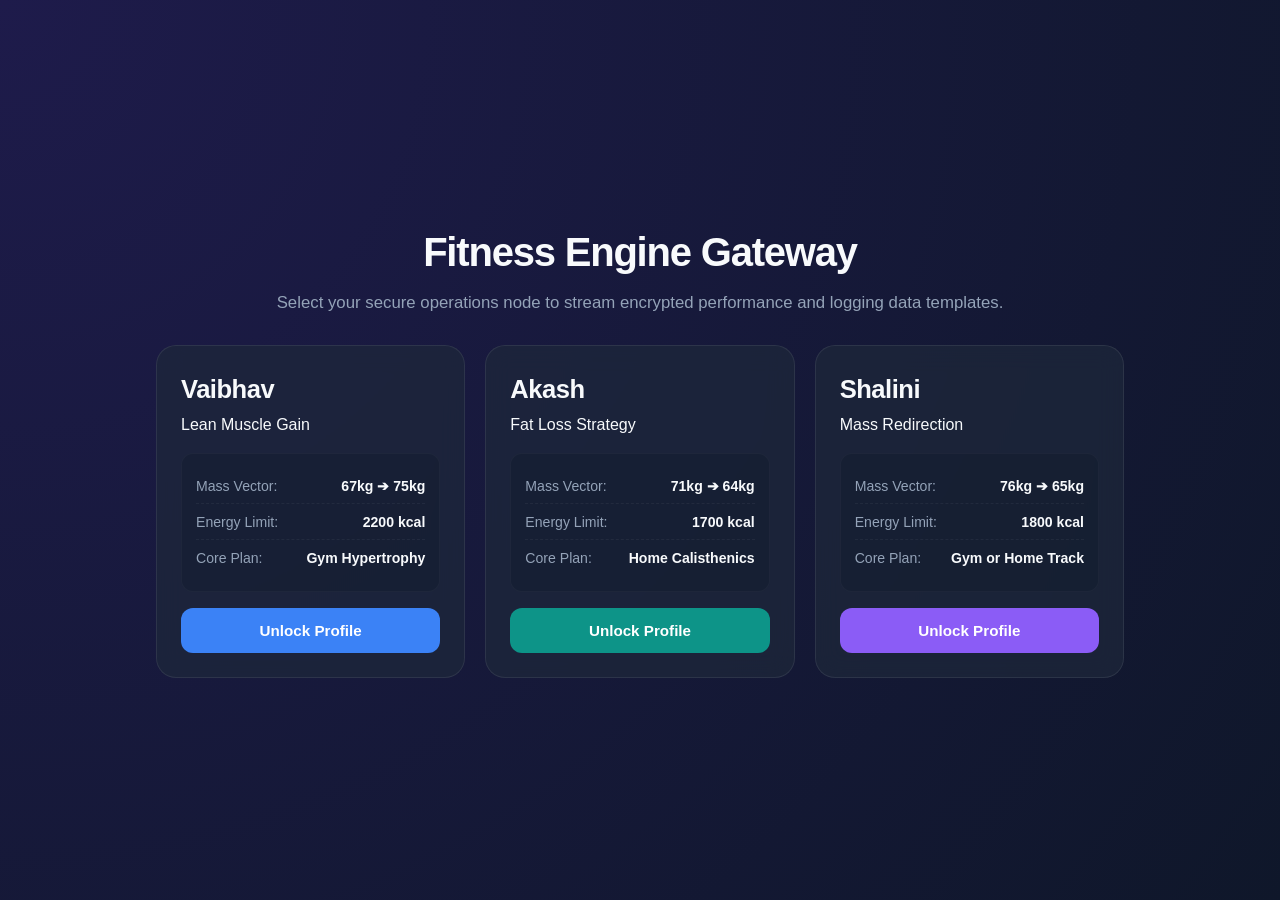
<file: index.html>
<!DOCTYPE html>
<html lang="en">
<head>
    <meta charset="UTF-8">
    <meta name="viewport" content="width=device-width, initial-scale=1.0">
    <title>Personal Fitness Command Portal</title>
    <link rel="stylesheet" href="style.css">
</head>
<body class="portal-body">
    <div class="container portal-container">
        <header class="portal-header">
            <h1>Fitness Engine Gateway</h1>
            <p>Select your secure operations node to stream encrypted performance and logging data templates.</p>
        </header>
        
        <div class="portal-grid">
            <!-- Vaibhav Card -->
            <div class="profile-card bulking">
                <div>
                    <h2>Vaibhav</h2>
                    <span class="badge badge-gain">Lean Muscle Gain</span>
                    <div class="card-specs">
                        <p>Mass Vector: <span>67kg ➔ <strong>75kg</strong></span></p>
                        <p>Energy Limit: <span><strong>2200 kcal</strong></span></p>
                        <p>Core Plan: <span>Gym Hypertrophy</span></p>
                    </div>
                </div>
                <button onclick="promptLogin('vaibhav', 'vaibhav.html', '#3b82f6')" class="btn-auth-trigger btn-gain">Unlock Profile</button>
            </div>

            <!-- Akash Card -->
            <div class="profile-card cutting">
                <div>
                    <h2>Akash</h2>
                    <span class="badge badge-loss">Fat Loss Strategy</span>
                    <div class="card-specs">
                        <p>Mass Vector: <span>71kg ➔ <strong>64kg</strong></span></p>
                        <p>Energy Limit: <span><strong>1700 kcal</strong></span></p>
                        <p>Core Plan: <span>Home Calisthenics</span></p>
                    </div>
                </div>
                <button onclick="promptLogin('akash', 'akash.html', '#0d9488')" class="btn-auth-trigger btn-loss">Unlock Profile</button>
            </div>

            <!-- Shalini Card -->
            <div class="profile-card shalini">
                <div>
                    <h2>Shalini</h2>
                    <span class="badge badge-shalini">Mass Redirection</span>
                    <div class="card-specs">
                        <p>Mass Vector: <span>76kg ➔ <strong>65kg</strong></span></p>
                        <p>Energy Limit: <span><strong>1800 kcal</strong></span></p>
                        <p>Core Plan: <span>Gym or Home Track</span></p>
                    </div>
                </div>
                <button onclick="promptLogin('shalini', 'shalini.html', '#8b5cf6')" class="btn-auth-trigger btn-shalini">Unlock Profile</button>
            </div>
        </div>
    </div>

    <!-- Security Authorization Interface Modal Window -->
    <div id="authModal" class="modal-overlay" onclick="if(event.target === this) closeModal();">
        <div class="modal-window">
            <h3 id="modalUser" style="margin: 0; font-size: 1.4rem; letter-spacing: -0.02em;">Profile Authorization</h3>
            <p style="color: #94a3b8; font-size: 0.85rem; margin: 6px 0 0 0;">Provide encrypted passphrase credentials.</p>
            <input type="password" id="passkeyInput" placeholder="••••••••">
            <div class="modal-actions">
                <button onclick="closeModal()" class="btn-modal" style="background: #334155; color: #cbd5e1;">Abort</button>
                <button onclick="verifyPasskey()" id="btnSubmitAuth" class="btn-modal" style="background: var(--modal-accent, #3b82f6); color: white;">Verify Key</button>
            </div>
        </div>
    </div>

    <script>
        const SECURITY_TABLE = {
            vaibhav: "6a100ad3e43feb450b679dc844e38cca4dcbf47fa956cd7c7370c28d308e1c52",
            akash: "b1ca657a40b5435c6b546ff68e686e4ff077877d1d5f26f42299797a64d20c44",
            shalini: "92a6f296bda39502aeecb60d47559dd0cfc5ab674225f52c9d1d47b4bbe869a8"
        };

        let activeTargetUser = '';
        let activeTargetUrl = '';

        function promptLogin(username, redirectUrl, themeColor) {
            activeTargetUser = username;
            activeTargetUrl = redirectUrl;
            document.getElementById('modalUser').innerText = username.toUpperCase() + " - GATEKEEPER";
            const overlay = document.getElementById('authModal');
            overlay.style.setProperty('--modal-accent', themeColor);
            overlay.classList.add('active');
            setTimeout(() => { document.getElementById('passkeyInput').focus(); }, 50);
        }

        function closeModal() {
            document.getElementById('authModal').classList.remove('active');
            document.getElementById('passkeyInput').value = '';
        }

        async function sha256(string) {
            const msgBuffer = new TextEncoder().encode(string);
            const hashBuffer = await crypto.subtle.digest('SHA-256', msgBuffer);
            const hashArray = Array.from(new Uint8Array(hashBuffer));
            return hashArray.map(b => b.toString(16).padStart(2, '0')).join('');
        }

        async function verifyPasskey() {
            const inputRaw = document.getElementById('passkeyInput').value.trim();
            if(!inputRaw) return;
            const computedHash = await sha256(inputRaw);
            if (computedHash === SECURITY_TABLE[activeTargetUser]) {
                sessionStorage.setItem('auth_' + activeTargetUser, 'authorized_clearance_granted');
                window.location.href = activeTargetUrl;
            } else {
                alert("Invalid security authorization access key entry. Try again.");
                document.getElementById('passkeyInput').value = '';
            }
        }

        document.getElementById('passkeyInput').addEventListener('keyup', function(e) {
            if (e.key === 'Enter') verifyPasskey();
        });
    </script>
</body>
</html>
</file>
<file: style.css>
/* Central Architecture Tokens */
:root {
    --bg-main: #0f172a;
    --bg-card: #1e293b;
    --text-light: #f8fafc;
    --text-muted: #94a3b8;
    --border: rgba(255, 255, 255, 0.08);
    --accent-success: #10b981;
    --accent-warning: #f59e0b;
    --accent-danger: #ef4444;
}

body.vaibhav-theme {
    --primary: #3b82f6;
    --primary-hover: #2563eb;
    --header-gradient: linear-gradient(135deg, #1e3a8a, #1e293b);
    --table-th-bg: #172554;
    --table-th-text: #93c5fd;
}

body.akash-theme {
    --primary: #0d9488;
    --primary-hover: #0f766e;
    --header-gradient: linear-gradient(135deg, #115e59, #1e293b);
    --table-th-bg: #115e59;
    --table-th-text: #ccfbf1;
}

body.shalini-theme {
    --primary: #8b5cf6;
    --primary-hover: #7c3aed;
    --header-gradient: linear-gradient(135deg, #5b21b6, #1e293b);
    --table-th-bg: #5b21b6;
    --table-th-text: #ddd6fe;
}

body {
    font-family: -apple-system, BlinkMacSystemFont, "Segoe UI", Roboto, sans-serif;
    background-color: var(--bg-main);
    color: var(--text-light);
    margin: 0;
    padding: 0;
    line-height: 1.5;
    -webkit-text-size-adjust: 100%;
}

.container {
    width: 100%;
    max-width: 1100px;
    margin: 0 auto;
    padding: 16px;
    box-sizing: border-box;
}

/* Mobile-First Portal Gateway UI */
.portal-body {
    background: radial-gradient(circle at top left, #1e1b4b 0%, #0f172a 100%);
    min-height: 100vh;
    display: flex;
    align-items: center;
    justify-content: center;
    padding: 16px;
    box-sizing: border-box;
}

.portal-container { width: 100%; max-width: 1000px; }
.portal-header { text-align: center; margin-bottom: 30px; }
.portal-header h1 { font-size: clamp(1.8rem, 5vw, 2.5rem); font-weight: 800; letter-spacing: -0.03em; margin: 0; }
.portal-header p { color: var(--text-muted); margin-top: 8px; font-size: clamp(0.9rem, 2.5vw, 1.05rem); }

.portal-grid {
    display: grid;
    grid-template-columns: repeat(auto-fit, minmax(290px, 1fr));
    gap: 20px;
    margin-top: 30px;
}

.profile-card {
    background: rgba(30, 41, 59, 0.7);
    backdrop-filter: blur(12px);
    -webkit-backdrop-filter: blur(12px);
    border: 1px solid var(--border);
    border-radius: 20px;
    padding: 24px;
    display: flex;
    flex-direction: column;
    justify-content: space-between;
    box-sizing: border-box;
    transition: all 0.3s cubic-bezier(0.16, 1, 0.3, 1);
}

.profile-card h2 { margin: 0 0 4px 0; font-size: 1.6rem; font-weight: 700; letter-spacing: -0.02em; }
.card-specs { background: rgba(15, 23, 42, 0.3); border: 1px solid rgba(255,255,255,0.03); border-radius: 12px; padding: 14px; margin: 16px 0; }
.card-specs p { margin: 8px 0; font-size: 0.88rem; display: flex; justify-content: space-between; align-items: center; border-bottom: 1px dashed rgba(255,255,255,0.05); padding-bottom: 6px; color: var(--text-muted); }
.card-specs p:last-child { border-bottom: none; padding-bottom: 0; }
.card-specs span { color: var(--text-light); font-weight: 600; }

.btn-auth-trigger { width: 100%; border: none; padding: 14px; border-radius: 12px; font-weight: 700; font-size: 0.95rem; cursor: pointer; color: white; transition: opacity 0.2s; text-align: center; }
.btn-gain { background: #3b82f6 !important; }
.btn-loss { background: #0d9488 !important; }
.btn-shalini { background: #8b5cf6 !important; }
.btn-auth-trigger:hover { opacity: 0.9; }

/* Dashboard Pages layout */
.dashboard-header { background: var(--header-gradient); padding: 20px; border-radius: 16px; border: 1px solid var(--border); margin-bottom: 16px; display: flex; justify-content: space-between; align-items: center; flex-wrap: wrap; gap: 16px; }
.header-title h1 { margin: 0; font-size: clamp(1.3rem, 4vw, 1.8rem); font-weight: 700; letter-spacing: -0.02em; }
.header-title p { margin: 4px 0 0 0; color: var(--text-muted); font-size: 0.85rem; }
.header-stats { display: flex; gap: 10px; flex-wrap: wrap; }

.stat-pill { background: rgba(0, 0, 0, 0.25); padding: 6px 12px; border-radius: 8px; border: 1px solid var(--border); text-align: center; flex: 1 1 auto; min-width: 75px; }
.stat-pill span { display: block; font-size: 0.65rem; color: var(--text-muted); text-transform: uppercase; }
.stat-pill strong { font-size: 1rem; color: var(--primary); }

.tab-navigation { display: flex; gap: 6px; background: var(--bg-card); padding: 6px; border-radius: 10px; border: 1px solid var(--border); margin-bottom: 20px; overflow-x: auto; -webkit-overflow-scrolling: touch; }
.nav-tab { background: transparent; border: none; color: var(--text-muted); padding: 8px 14px; font-size: 0.85rem; font-weight: 600; border-radius: 6px; cursor: pointer; transition: all 0.2s; white-space: nowrap; }
.nav-tab.active { background: var(--primary); color: var(--text-light); }

.dashboard-page { display: none; }
.dashboard-page.active { display: block; }
.card { background: var(--bg-card); border-radius: 16px; border: 1px solid var(--border); padding: 16px; margin-bottom: 16px; box-sizing: border-box; }
.card h2 { margin-top: 0; font-size: 1.2rem; border-bottom: 1px solid var(--border); padding-bottom: 8px; margin-bottom: 12px; color: var(--text-light); }

/* Data Tables Scroll Container */
.table-wrapper { overflow-x: auto; border-radius: 10px; border: 1px solid var(--border); margin: 12px 0; -webkit-overflow-scrolling: touch; }
table { width: 100%; border-collapse: collapse; text-align: left; font-size: 0.85rem; min-width: 600px; }
th, td { padding: 10px 12px; border-bottom: 1px solid var(--border); white-space: normal; }
th { background: var(--table-th-bg); color: var(--table-th-text); font-weight: 600; text-transform: uppercase; font-size: 0.7rem; letter-spacing: 0.03em; }

.alert-box { padding: 12px; border-radius: 10px; font-size: 0.85rem; margin: 12px 0; }
.form-grid { display: grid; grid-template-columns: repeat(auto-fit, minmax(130px, 1fr)); gap: 10px; margin-bottom: 12px; }
.form-group { display: flex; flex-direction: column; gap: 4px; }
.form-group label { font-size: 0.75rem; color: var(--text-muted); }
.form-group input, .form-group select { background: var(--bg-main); border: 1px solid var(--border); padding: 8px 10px; border-radius: 6px; color: var(--text-light); font-size: 0.85rem; }

.btn-action { background: var(--primary); color: white; border: none; padding: 10px 16px; font-weight: 600; border-radius: 6px; cursor: pointer; font-size: 0.85rem; text-align: center; }
.btn-action.btn-csv { background: var(--accent-success); }
.back-portal-link { display: inline-block; margin-bottom: 12px; color: var(--text-muted); text-decoration: none; font-size: 0.85rem; }

/* Modal Architecture Styles */
.modal-overlay { display: none; position: fixed; top: 0; left: 0; width: 100%; height: 100%; background: rgba(15, 23, 42, 0.8); backdrop-filter: blur(8px); -webkit-backdrop-filter: blur(8px); align-items: center; justify-content: center; z-index: 999; padding: 16px; box-sizing: border-box; }
.modal-overlay.active { display: flex; }
.modal-window { background: #1e293b; border: 1px solid var(--border); padding: 24px; border-radius: 20px; max-width: 360px; width: 100%; text-align: center; box-shadow: 0 20px 25px -5px rgba(0,0,0,0.5); box-sizing: border-box; }
.modal-window input[type="password"] { width: 100%; padding: 12px; background: #0f172a; border: 1px solid var(--border); color: #f8fafc; border-radius: 8px; box-sizing: border-box; margin: 16px 0; font-size: 1.1rem; text-align: center; letter-spacing: 0.15em; }
.modal-actions { display: grid; grid-template-columns: 1fr 1fr; gap: 10px; }
.btn-modal { padding: 10px; border-radius: 6px; border: none; font-weight: 600; font-size: 0.85rem; cursor: pointer; }

@media (max-width: 600px) {
    table { min-width: 100%; }
    th, td { padding: 8px 10px; font-size: 0.8rem; }
    .dashboard-header { flex-direction: column; align-items: stretch; }
    .header-stats { display: grid; grid-template-columns: repeat(3, 1fr); gap: 6px; }
    .stat-pill { min-width: 0; padding: 4px; }
}

@media print {
    body { background: #ffffff !important; color: #000000 !important; font-size: 11pt !important; }
    .container { max-width: 100% !important; padding: 0 !important; margin: 0 !important; }
    .back-portal-link, .tab-navigation, #metricsForm, .card:has(#metricsForm), .btn-action, .btn-csv { display: none !important; }
    .dashboard-page { display: block !important; opacity: 1 !important; page-break-after: auto !important; }
    .card { background: #ffffff !important; border: 1px solid #000000 !important; color: #000000 !important; box-shadow: none !important; padding: 12px !important; margin-bottom: 20px !important; page-break-inside: avoid !important; }
    .card h2 { color: #000000 !important; border-bottom: 2px solid #000000 !important; margin-bottom: 10px !important; font-size: 14pt !important; }
    .table-wrapper { border: 1px solid #000000 !important; overflow: visible !important; }
    table { width: 100% !important; min-width: 100% !important; border-collapse: collapse !important; }
    th, td { border: 1px solid #000000 !important; color: #000000 !important; padding: 8px !important; font-size: 10pt !important; background: transparent !important; }
}
</file>
